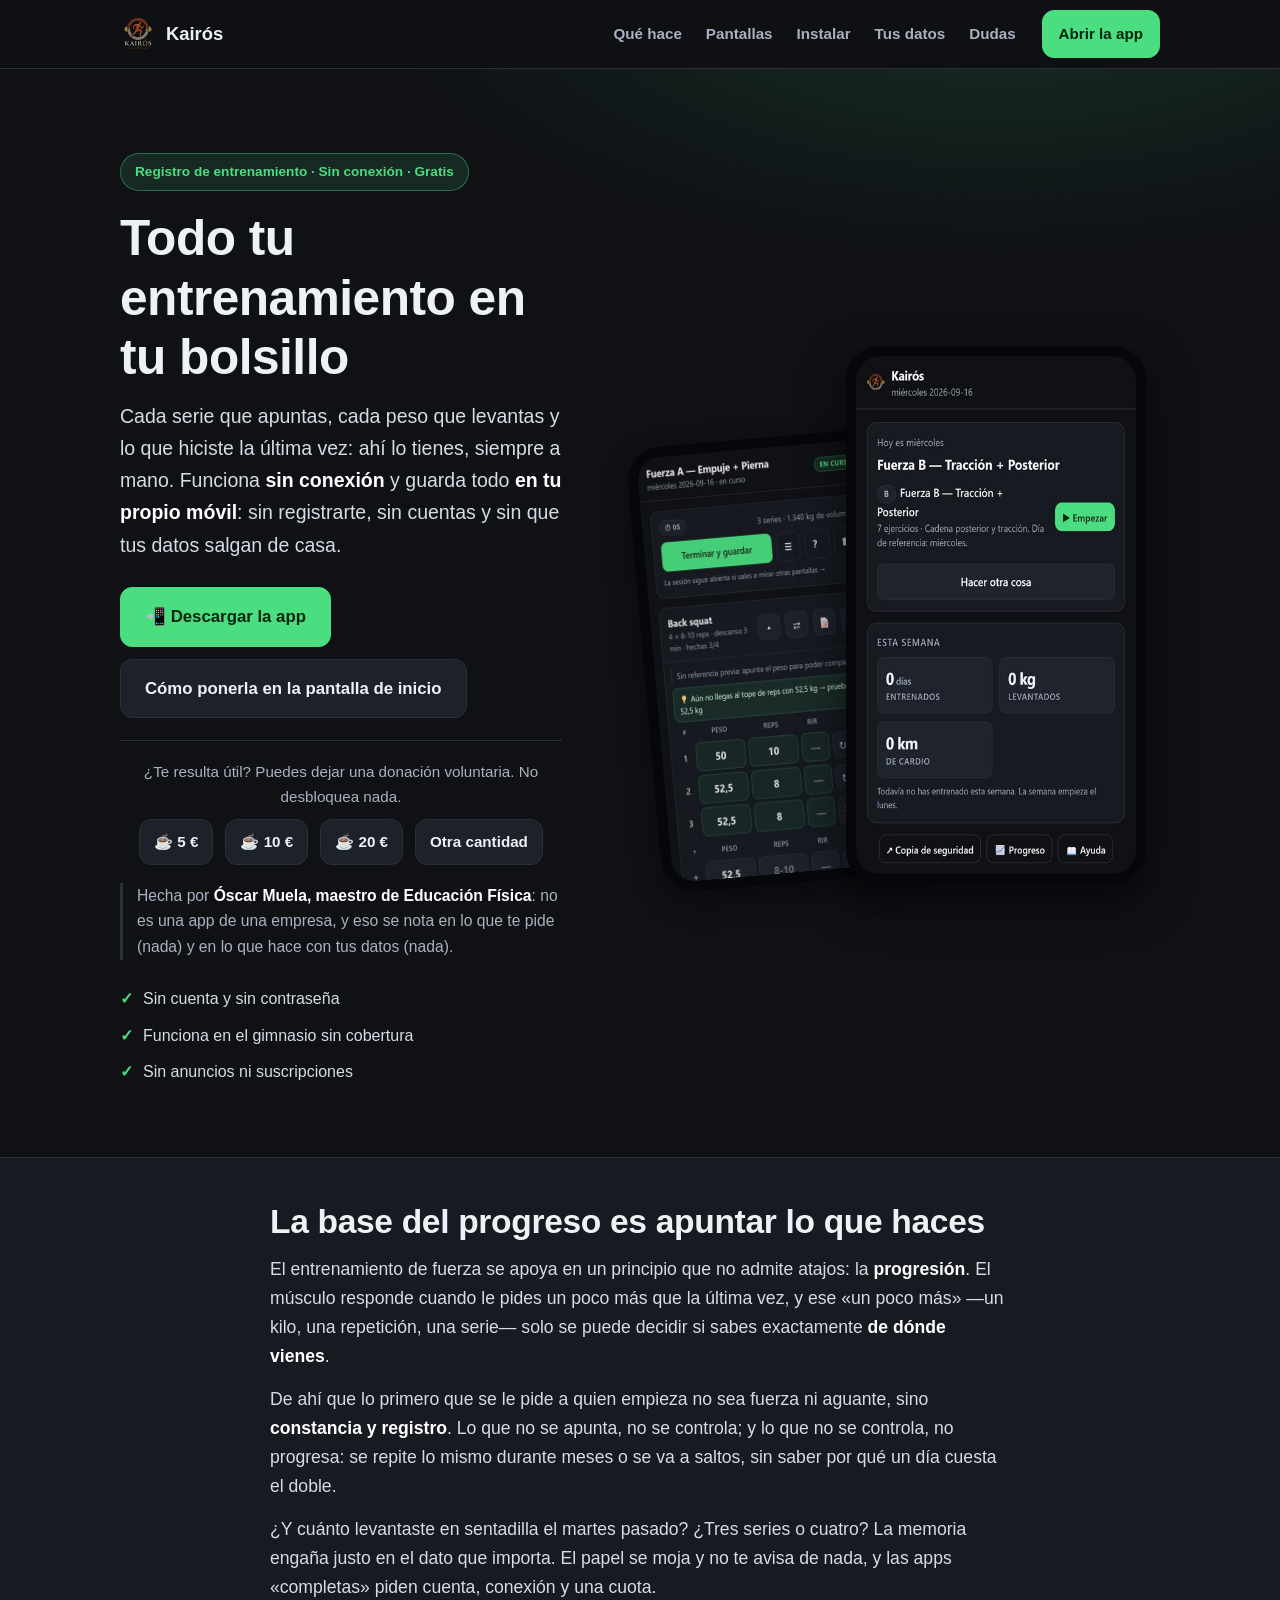
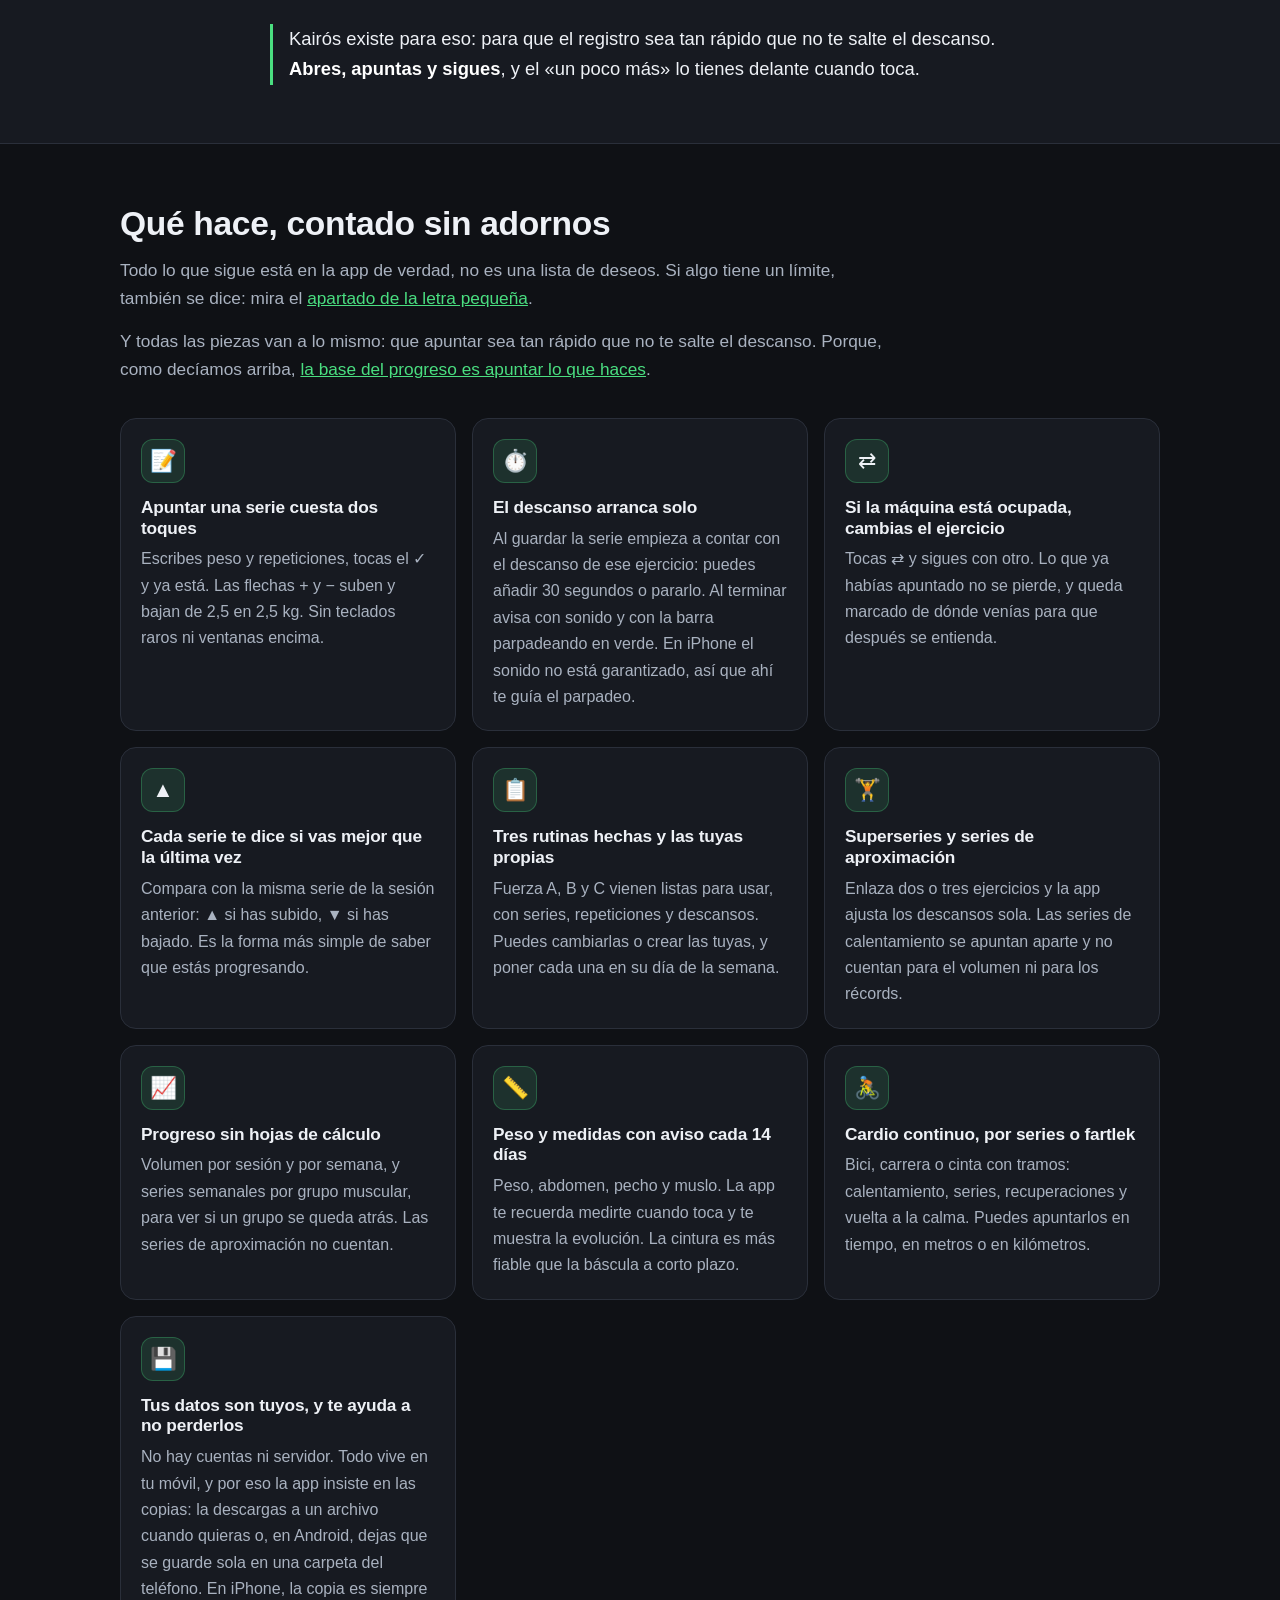
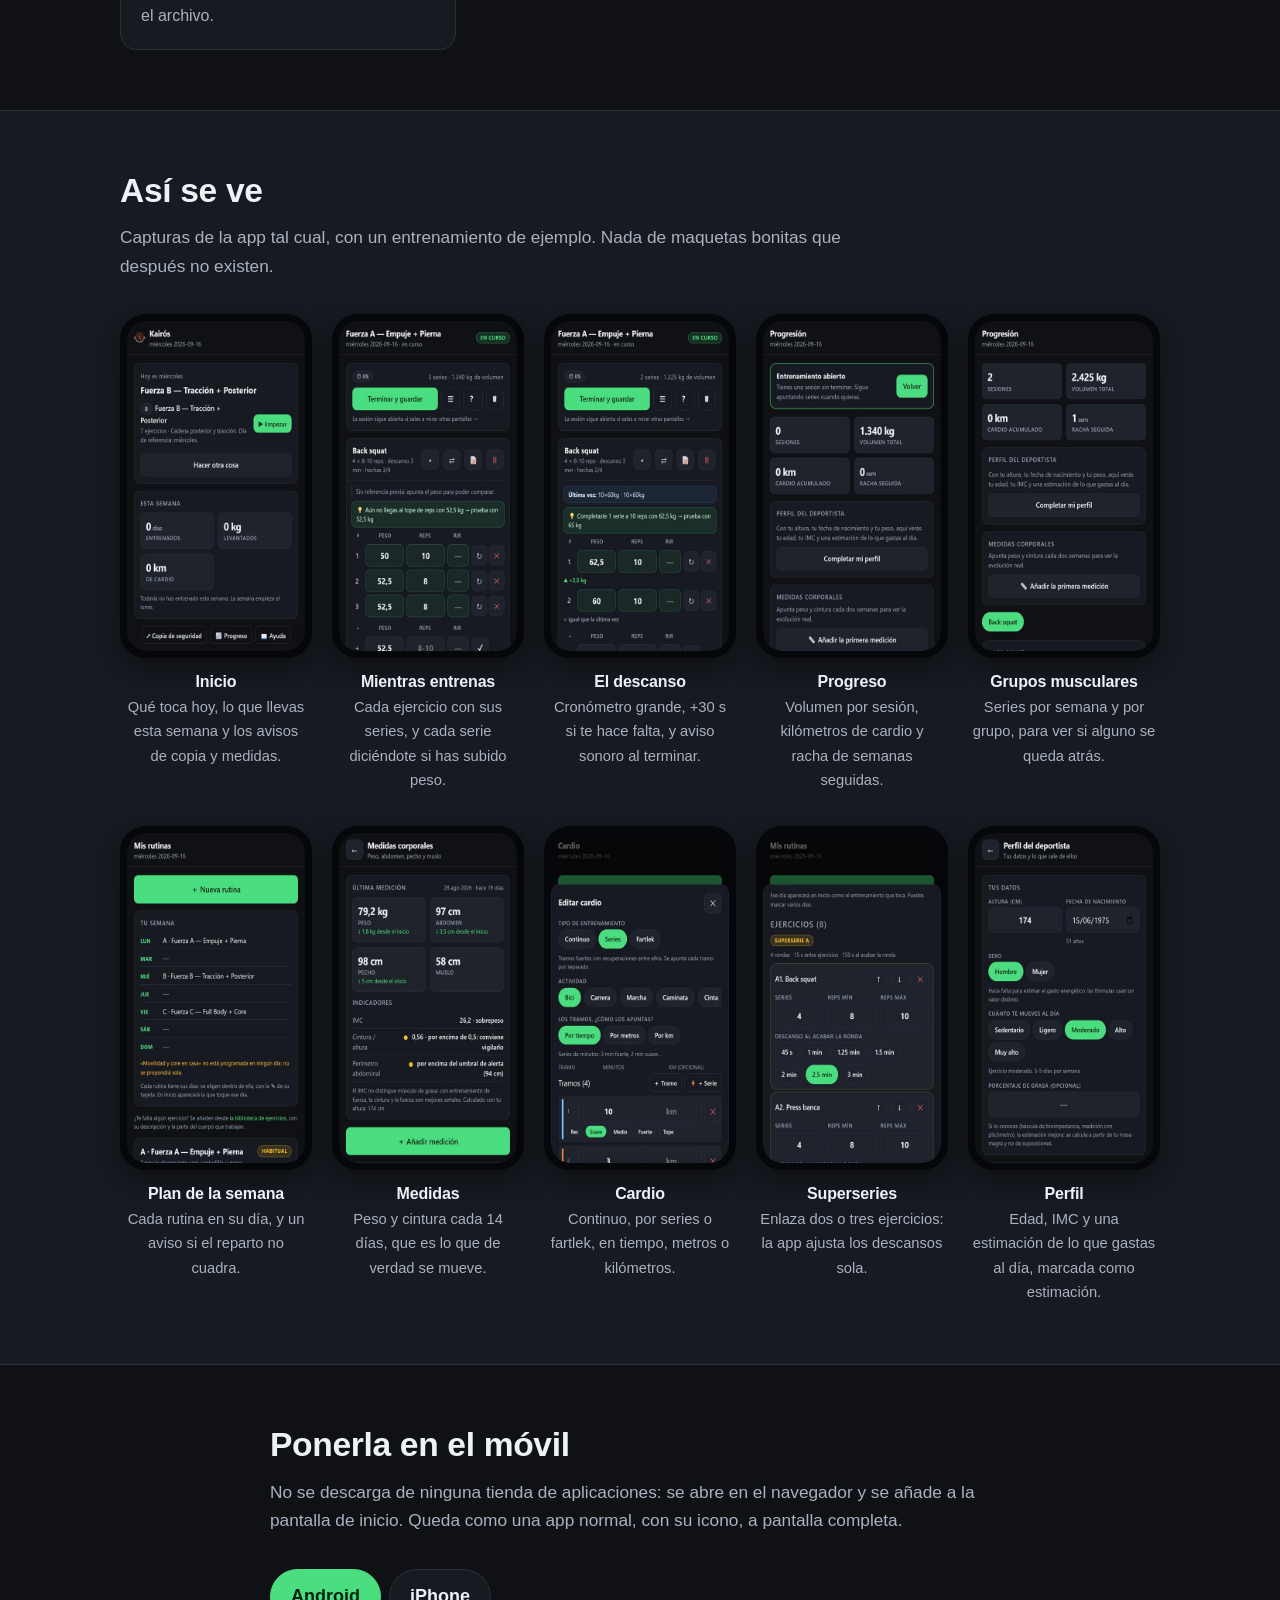
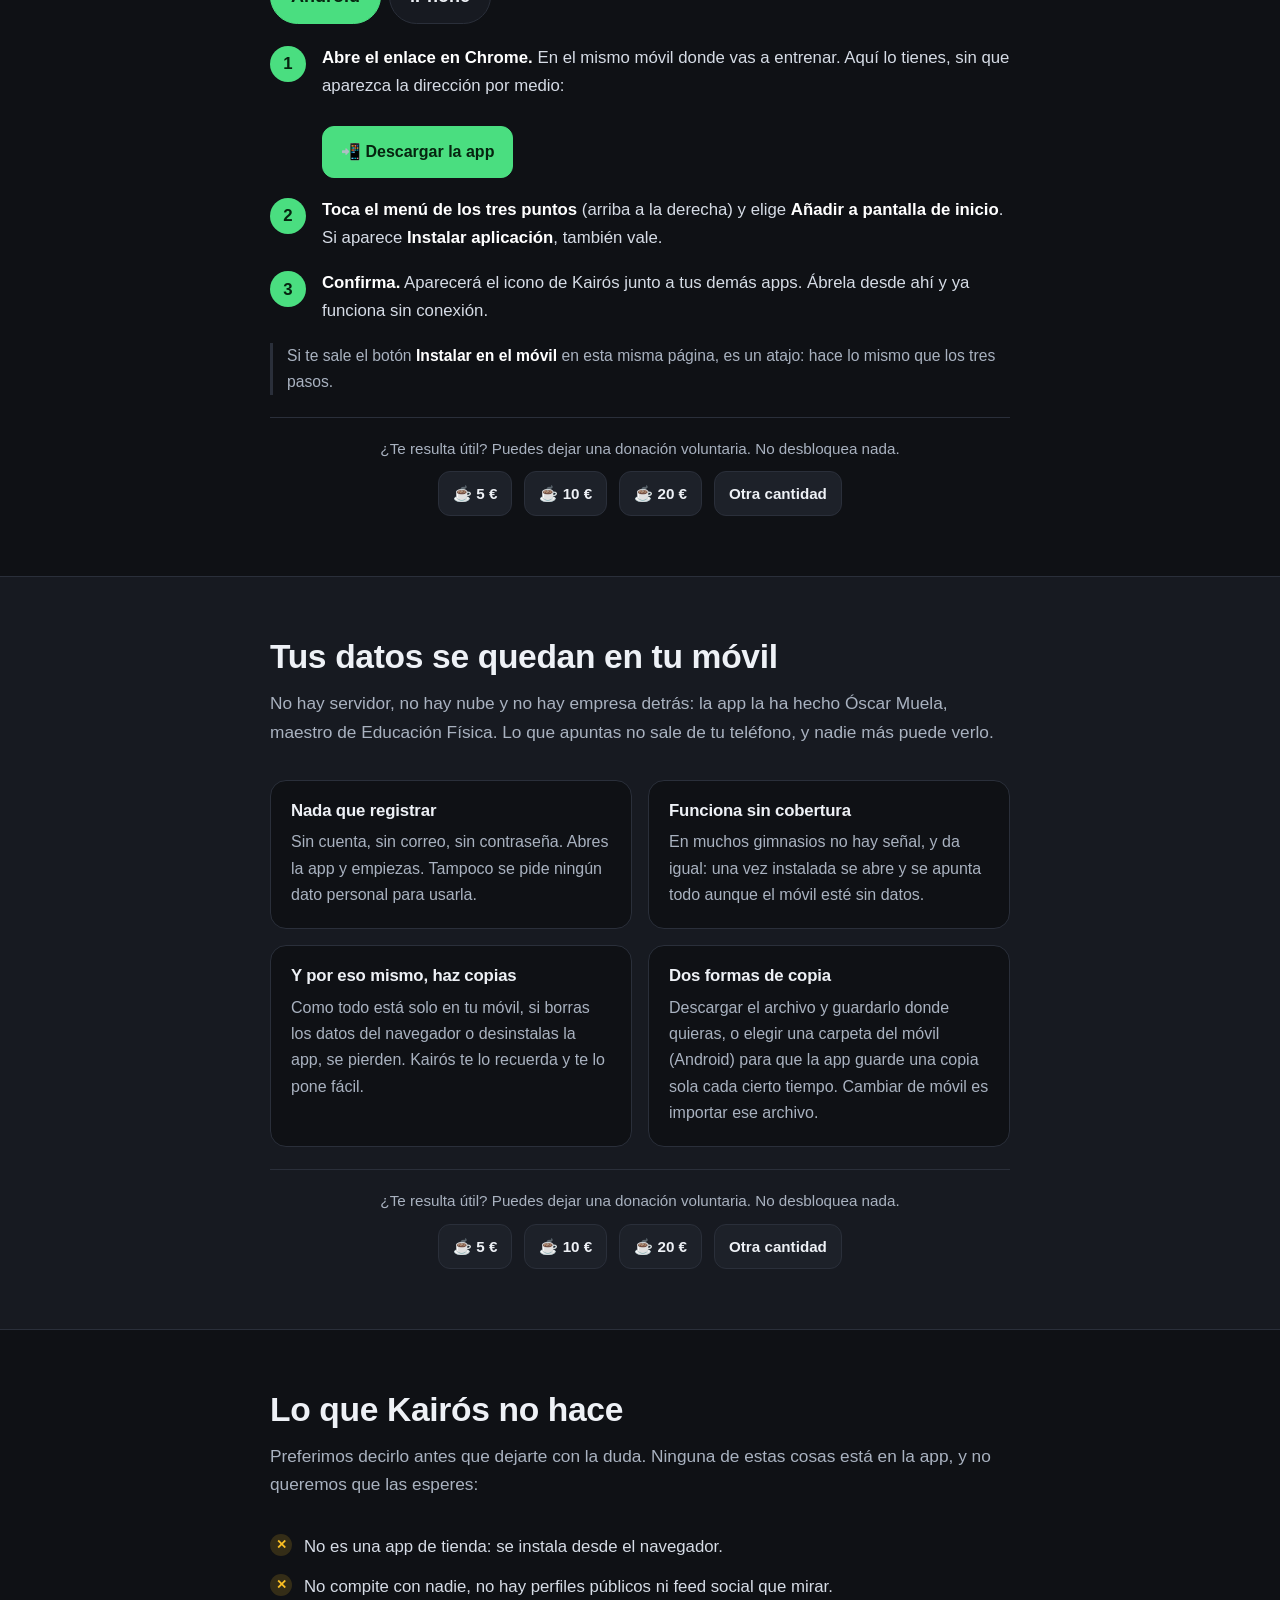
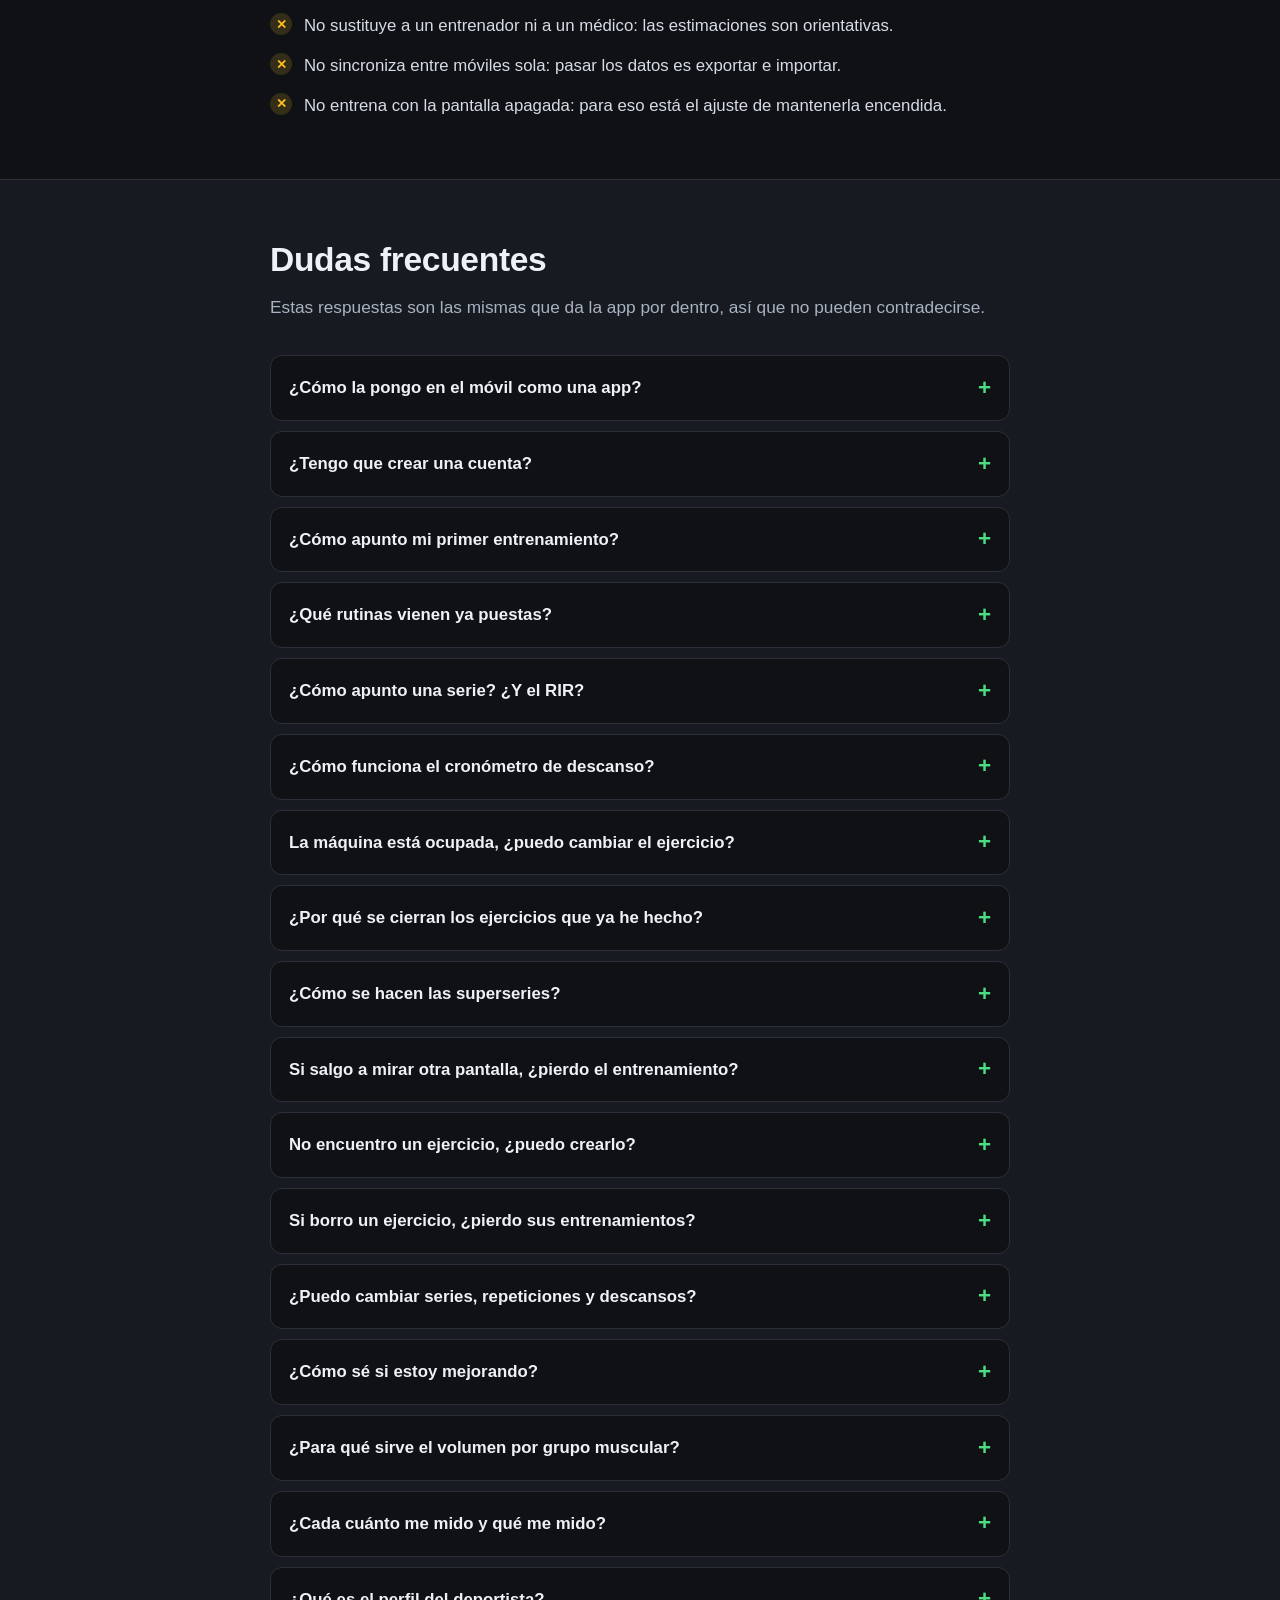
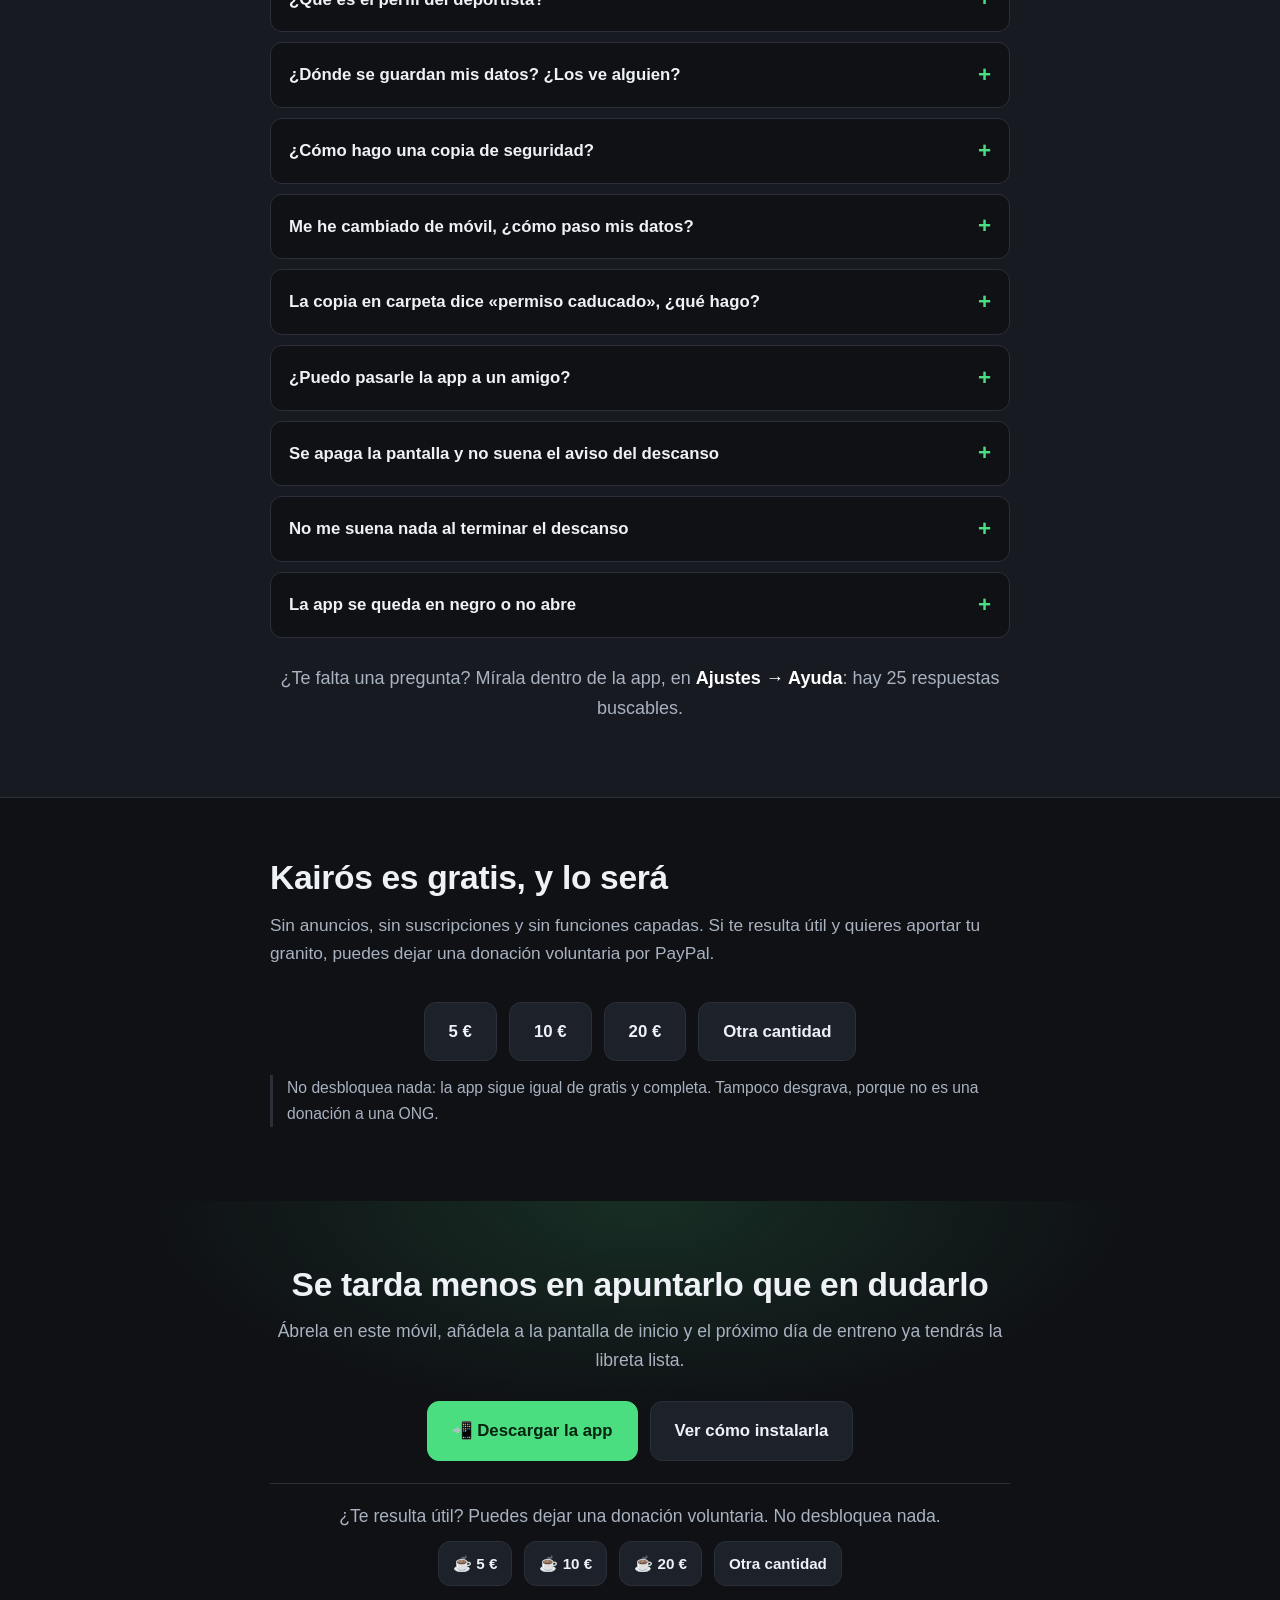
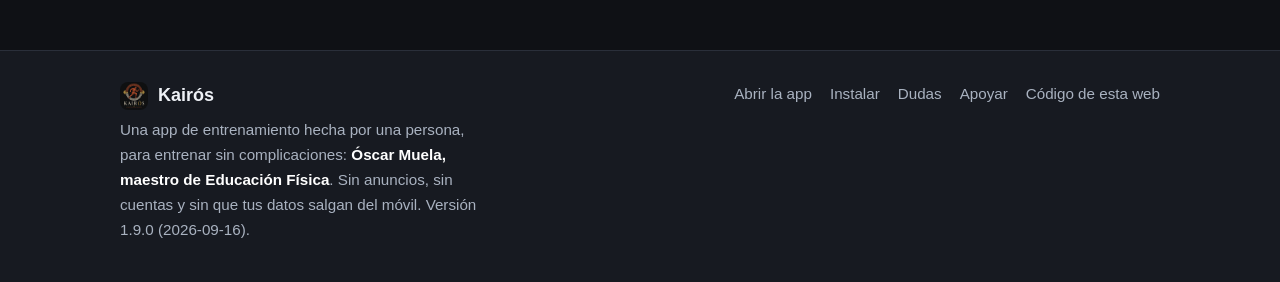
<file: index.html>
<!doctype html>
<html lang="es">
  <head>
    <meta charset="UTF-8" />
    <meta name="viewport" content="width=device-width, initial-scale=1.0, viewport-fit=cover" />
    <title>Kairós — todo tu entrenamiento en tu bolsillo</title>
    <meta
      name="description"
      content="Kairós: todo tu entrenamiento en tu bolsillo. Apunta series, rutinas, descansos, progreso, medidas y cardio. Funciona sin conexión, no necesita cuenta y guarda todo en tu teléfono."
    />
    <meta name="theme-color" content="#0f1115" />
    <meta name="color-scheme" content="dark" />
    <meta name="author" content="Óscar Muela — maestro de Educación Física" />
    <meta
      name="keywords"
      content="Kairós, Kairosentrena, registro de entrenamiento, diario de entrenamiento, gimnasio, fuerza, series, progresión, maestro de Educación Física"
    />

    <!-- Como se ve el enlace cuando alguien lo comparte por WhatsApp o correo. -->
    <meta property="og:type" content="website" />
    <meta property="og:locale" content="es_ES" />
    <meta property="og:site_name" content="Kairós" />
    <meta property="og:title" content="Kairós — todo tu entrenamiento en tu bolsillo" />
    <meta
      property="og:description"
      content="Apunta lo que levantas, sin conexión y sin cuentas. Todo se queda en tu móvil."
    />
    <meta property="og:image" content="./assets/inicio.jpg" />
    <meta property="og:image:alt" content="Pantalla de inicio de Kairós con el entrenamiento del día" />
    <meta property="og:url" content="https://kairosentrena.com/" />
    <meta name="twitter:card" content="summary_large_image" />

    <!-- Para que los buscadores entiendan que esto presenta una aplicacion y no un negocio. -->
    <script type="application/ld+json">
      {
        "@context": "https://schema.org",
        "@type": "SoftwareApplication",
        "name": "Kairós",
        "alternateName": "Kairós — Entrenamiento",
        "applicationCategory": "HealthApplication",
        "applicationSubCategory": "Registro de entrenamiento de fuerza",
        "operatingSystem": "Android, iOS, Windows, macOS, Linux (navegador web)",
        "inLanguage": "es",
        "url": "https://kairosentrena.com/",
        "installUrl": "https://kairosentrena.com/app/",
        "description": "Libreta de entrenamiento para el móvil: series, rutinas, descansos, progreso, medidas y cardio. Funciona sin conexión y guarda los datos en el propio teléfono.",
        "author": {
          "@type": "Person",
          "name": "Óscar Muela",
          "jobTitle": "Maestro de Educación Física"
        },
        "offers": { "@type": "Offer", "price": "0", "priceCurrency": "EUR" },
        "featureList": [
          "Registro de series con peso y repeticiones",
          "Cronómetro de descanso automático",
          "Rutinas propias y tres de ejemplo",
          "Progreso por ejercicio y volumen semanal",
          "Series por grupo muscular",
          "Medidas corporales",
          "Cardio continuo, por series y fartlek",
          "Funciona sin conexión y sin cuentas"
        ]
      }
    </script>

    <link rel="canonical" href="https://kairosentrena.com/" />
    <link rel="icon" type="image/png" href="./assets/icono-192.png" />
    <link rel="apple-touch-icon" href="./assets/icono-192.png" />
    <link rel="stylesheet" href="./styles.css" />
    <link rel="preload" as="image" href="./assets/inicio.jpg" />
  </head>

  <body>
    <a class="saltar" href="#que-es">Saltar al contenido</a>

    <header class="cabecera">
      <div class="contenedor cabecera-fila">
        <a class="marca" href="./">
          <img src="./assets/icono-72.png" alt="" width="36" height="36" />
          <span>Kairós</span>
        </a>
        <nav class="menu" aria-label="Secciones">
          <a href="#que-hace">Qué hace</a>
          <a href="#pantallas">Pantallas</a>
          <a href="#instalar">Instalar</a>
          <a href="#datos">Tus datos</a>
          <a href="#preguntas">Dudas</a>
        </nav>
        <a class="btn btn-primary btn-cabecera" href="https://kairosentrena.com/app/">
          Abrir la app
        </a>
      </div>
    </header>

    <main>
      <!-- ------------------------------- portada ------------------------------- -->
      <section class="portada" id="que-es">
        <div class="contenedor portada-fila">
          <div class="portada-texto">
            <p class="etiqueta">Registro de entrenamiento · Sin conexión · Gratis</p>
            <h1>Todo tu entrenamiento en tu bolsillo</h1>
            <p class="entradilla">
              Cada serie que apuntas, cada peso que levantas y lo que hiciste la última vez: ahí lo
              tienes, siempre a mano. Funciona <strong>sin conexión</strong> y guarda todo
              <strong>en tu propio móvil</strong>: sin registrarte, sin cuentas y sin que tus datos
              salgan de casa.
            </p>

            <div class="acciones">
              <a
                class="btn btn-primary btn-grande"
                id="abrir-app"
                href="https://kairosentrena.com/app/"
              >
                📲 Descargar la app
              </a>
              <!-- Este boton lo ensenya main.js solo si el navegador ofrece instalar de verdad.
                   Empieza oculto: si no hay JavaScript no aparece nunca, y quedan los pasos.
                   Ojo con el identificador: `instalar` ya lo usa la seccion de mas abajo. -->
              <button class="btn btn-grande" id="boton-instalar" type="button" hidden>
                Instalar en el móvil
              </button>
              <a class="btn btn-grande" href="#instalar">Cómo ponerla en la pantalla de inicio</a>
            </div>

            <p class="nota-instalar" id="nota-instalar" hidden>
              Si no aparece el aviso, tranquilidad: se instala igual desde el menú del navegador.
              <a href="#instalar">Míralo aquí abajo</a>.
            </p>

            <!-- Apoyo voluntario, junto al boton de descarga. Lo rellena main.js con apoyo.json. -->
            <div class="apoyo-linea" id="apoyo-linea-portada" hidden></div>

            <p class="apunte" style="margin-top: 18px">
              Hecha por <strong>Óscar Muela, maestro de Educación Física</strong>: no es una app de
              una empresa, y eso se nota en lo que te pide (nada) y en lo que hace con tus datos
              (nada).
            </p>

            <ul class="senales">
              <li><span aria-hidden="true">✓</span> Sin cuenta y sin contraseña</li>
              <li><span aria-hidden="true">✓</span> Funciona en el gimnasio sin cobertura</li>
              <li><span aria-hidden="true">✓</span> Sin anuncios ni suscripciones</li>
            </ul>
          </div>

          <div class="portada-moviles" aria-hidden="true">
            <figure class="movil movil-detras">
              <img
                src="./assets/sesion.jpg"
                alt=""
                width="540"
                height="1000"
                loading="lazy"
                decoding="async"
              />
            </figure>
            <figure class="movil movil-delante">
              <img
                src="./assets/inicio.jpg"
                alt=""
                width="540"
                height="1000"
                loading="eager"
                decoding="async"
              />
            </figure>
          </div>
        </div>
      </section>

      <!-- ------------------------------- problema ------------------------------ -->
      <section class="franja" id="progresion">
        <div class="contenedor texto-largo">
          <h2>La base del progreso es apuntar lo que haces</h2>
          <p>
            El entrenamiento de fuerza se apoya en un principio que no admite atajos: la
            <strong>progresión</strong>. El músculo responde cuando le pides un poco más que la última
            vez, y ese «un poco más» —un kilo, una repetición, una serie— solo se puede decidir si
            sabes exactamente <strong>de dónde vienes</strong>.
          </p>
          <p>
            De ahí que lo primero que se le pide a quien empieza no sea fuerza ni aguante, sino
            <strong>constancia y registro</strong>. Lo que no se apunta, no se controla; y lo que no se
            controla, no progresa: se repite lo mismo durante meses o se va a saltos, sin saber por qué
            un día cuesta el doble.
          </p>
          <p>
            ¿Y cuánto levantaste en sentadilla el martes pasado? ¿Tres series o cuatro? La memoria
            engaña justo en el dato que importa. El papel se moja y no te avisa de nada, y las apps
            «completas» piden cuenta, conexión y una cuota.
          </p>
          <p class="remate">
            Kairós existe para eso: para que el registro sea tan rápido que no te salte el descanso.
            <strong>Abres, apuntas y sigues</strong>, y el «un poco más» lo tienes delante cuando toca.
          </p>
        </div>
      </section>

      <!-- -------------------------------- qué hace ------------------------------ -->
      <section class="seccion" id="que-hace">
        <div class="contenedor">
          <header class="titulo-seccion">
            <h2>Qué hace, contado sin adornos</h2>
            <p>
              Todo lo que sigue está en la app de verdad, no es una lista de deseos. Si algo tiene
              un límite, también se dice: mira el
              <a href="#letra-pequena">apartado de la letra pequeña</a>.
            </p>
            <p>
              Y todas las piezas van a lo mismo: que apuntar sea tan rápido que no te salte el
              descanso. Porque, como decíamos arriba,
              <a href="#progresion">la base del progreso es apuntar lo que haces</a>.
            </p>
          </header>

          <ul class="rejilla-caracteristicas" id="lista-caracteristicas">
            <!-- Lo rellena main.js a partir de publicar/kairos.json, que sale de la app.
                 Si el JavaScript no carga, queda lo de reserva: se cambia a mano solo si la app cambia. -->
            <li class="tarjeta-caracteristica">
              <span class="icono" aria-hidden="true">📝</span>
              <h3>Apuntar una serie cuesta dos toques</h3>
              <p>Escribes peso y repeticiones, tocas el ✓ y ya está.</p>
            </li>
            <li class="tarjeta-caracteristica">
              <span class="icono" aria-hidden="true">⏱️</span>
              <h3>El descanso arranca solo</h3>
              <p>
                Al guardar la serie empieza a contar con el descanso de ese ejercicio. En iPhone el
                sonido no está garantizado: ahí te guía el parpadeo en verde.
              </p>
            </li>
            <li class="tarjeta-caracteristica">
              <span class="icono" aria-hidden="true">⇄</span>
              <h3>Si la máquina está ocupada, cambias el ejercicio</h3>
              <p>Tocas ⇄ y sigues con otro, sin perder lo que ya habías apuntado.</p>
            </li>
            <li class="tarjeta-caracteristica">
              <span class="icono" aria-hidden="true">▲</span>
              <h3>Cada serie te dice si vas mejor que la última vez</h3>
              <p>Compara con la misma serie de la sesión anterior.</p>
            </li>
          </ul>
        </div>
      </section>

      <!-- ------------------------------- pantallas ------------------------------ -->
      <section class="seccion seccion-alterna" id="pantallas">
        <div class="contenedor">
          <header class="titulo-seccion">
            <h2>Así se ve</h2>
            <p>
              Capturas de la app tal cual, con un entrenamiento de ejemplo. Nada de maquetas
              bonitas que después no existen.
            </p>
          </header>

          <ul class="galeria">
            <li>
              <figure class="movil">
                <img src="./assets/inicio.jpg" alt="Pantalla de inicio de Kairós con el entrenamiento del día" loading="lazy" decoding="async" width="540" height="1000" />
              </figure>
              <h3>Inicio</h3>
              <p>Qué toca hoy, lo que llevas esta semana y los avisos de copia y medidas.</p>
            </li>
            <li>
              <figure class="movil">
                <img src="./assets/sesion.jpg" alt="Pantalla de entrenamiento con las series apuntadas" loading="lazy" decoding="async" width="540" height="1000" />
              </figure>
              <h3>Mientras entrenas</h3>
              <p>Cada ejercicio con sus series, y cada serie diciéndote si has subido peso.</p>
            </li>
            <li>
              <figure class="movil">
                <img src="./assets/descanso.jpg" alt="Cronómetro de descanso con la comparación con la última sesión" loading="lazy" decoding="async" width="540" height="1000" />
              </figure>
              <h3>El descanso</h3>
              <p>Cronómetro grande, +30 s si te hace falta, y aviso sonoro al terminar.</p>
            </li>
            <li>
              <figure class="movil">
                <img src="./assets/progreso.jpg" alt="Pantalla de progreso con volumen de entrenamiento y kilómetros acumulados" loading="lazy" decoding="async" width="540" height="1000" />
              </figure>
              <h3>Progreso</h3>
              <p>Volumen por sesión, kilómetros de cardio y racha de semanas seguidas.</p>
            </li>
            <li>
              <figure class="movil">
                <img src="./assets/grupos.jpg" alt="Series semanales por grupo muscular" loading="lazy" decoding="async" width="540" height="1000" />
              </figure>
              <h3>Grupos musculares</h3>
              <p>Series por semana y por grupo, para ver si alguno se queda atrás.</p>
            </li>
            <li>
              <figure class="movil">
                <img src="./assets/plan.jpg" alt="Plan de la semana con las rutinas repartidas por días" loading="lazy" decoding="async" width="540" height="1000" />
              </figure>
              <h3>Plan de la semana</h3>
              <p>Cada rutina en su día, y un aviso si el reparto no cuadra.</p>
            </li>
            <li>
              <figure class="movil">
                <img src="./assets/medidas.jpg" alt="Pantalla de medidas corporales con peso, abdomen y pecho" loading="lazy" decoding="async" width="540" height="1000" />
              </figure>
              <h3>Medidas</h3>
              <p>Peso y cintura cada 14 días, que es lo que de verdad se mueve.</p>
            </li>
            <li>
              <figure class="movil">
                <img src="./assets/cardio.jpg" alt="Editor de cardio por series con tramos de tiempo" loading="lazy" decoding="async" width="540" height="1000" />
              </figure>
              <h3>Cardio</h3>
              <p>Continuo, por series o fartlek, en tiempo, metros o kilómetros.</p>
            </li>
            <li>
              <figure class="movil">
                <img src="./assets/superserie.jpg" alt="Editor de rutina con dos ejercicios enlazados en superserie" loading="lazy" decoding="async" width="540" height="1000" />
              </figure>
              <h3>Superseries</h3>
              <p>Enlaza dos o tres ejercicios: la app ajusta los descansos sola.</p>
            </li>
            <li>
              <figure class="movil">
                <img src="./assets/perfil.jpg" alt="Perfil del deportista con altura, edad y estimaciones" loading="lazy" decoding="async" width="540" height="1000" />
              </figure>
              <h3>Perfil</h3>
              <p>Edad, IMC y una estimación de lo que gastas al día, marcada como estimación.</p>
            </li>
          </ul>
        </div>
      </section>

      <!-- -------------------------------- instalar ------------------------------ -->
      <section class="seccion" id="instalar">
        <div class="contenedor texto-largo">
          <header class="titulo-seccion">
            <h2>Ponerla en el móvil</h2>
            <p>
              No se descarga de ninguna tienda de aplicaciones: se abre en el navegador y se añade a
              la pantalla de inicio. Queda como una app normal, con su icono, a pantalla completa.
            </p>
          </header>

          <div class="pestanas">
            <input type="radio" name="plataforma" id="p-android" class="pestana-radio" checked />
            <input type="radio" name="plataforma" id="p-ios" class="pestana-radio" />
            <div class="pestanas-botones">
              <label for="p-android">Android</label>
              <label for="p-ios">iPhone</label>
            </div>

            <div class="pestana-panel panel-android">
              <ol class="pasos">
                <li>
                  <strong>Abre el enlace en Chrome.</strong> En el mismo móvil donde vas a
                  entrenar. Aquí lo tienes, sin que aparezca la dirección por medio:
                  <span class="acciones">
                    <a
                      class="btn btn-primary"
                      href="https://kairosentrena.com/app/"
                      id="descarga-android"
                    >
                      📲 Descargar la app
                    </a>
                  </span>
                </li>
                <li>
                  <strong>Toca el menú de los tres puntos</strong> (arriba a la derecha) y elige
                  <em>Añadir a pantalla de inicio</em>. Si aparece <em>Instalar aplicación</em>,
                  también vale.
                </li>
                <li>
                  <strong>Confirma.</strong> Aparecerá el icono de Kairós junto a tus demás apps. Ábrela
                  desde ahí y ya funciona sin conexión.
                </li>
              </ol>
              <p class="apunte">
                Si te sale el botón <em>Instalar en el móvil</em> en esta misma página, es un atajo:
                hace lo mismo que los tres pasos.
              </p>
            </div>

            <div class="pestana-panel panel-ios">
              <ol class="pasos">
                <li>
                  <strong>Abre el enlace en Safari.</strong> Tiene que ser Safari: desde Chrome en
                  iPhone esa opción no aparece.
                </li>
                <li>
                  <strong>Toca el botón de compartir</strong> (el cuadro con la flecha hacia arriba)
                  y baja hasta <em>Añadir a pantalla de inicio</em>.
                </li>
                <li>
                  <strong>Confirma y ábrela desde el icono.</strong> Verás que se abre a pantalla
                  completa, como cualquier app.
                </li>
              </ol>
              <p class="apunte">
                Dos límites que conviene saber antes: en iPhone el sonido del aviso de descanso no
                está garantizado (por eso la barra parpadea en verde), y la copia automática a una
                carpeta no existe. En iPhone la copia se descarga como archivo.
              </p>
            </div>
          </div>

          <!-- Apoyo voluntario, al final de los pasos de instalación. -->
          <div class="apoyo-linea" id="apoyo-linea-instalar" hidden></div>
        </div>
      </section>

      <!-- --------------------------------- datos ------------------------------- -->
      <section class="seccion seccion-alterna" id="datos">
        <div class="contenedor texto-largo">
          <header class="titulo-seccion">
            <h2>Tus datos se quedan en tu móvil</h2>
            <p>
              No hay servidor, no hay nube y no hay empresa detrás: la app la ha hecho Óscar Muela,
              maestro de Educación Física. Lo que apuntas no sale de tu teléfono, y nadie más puede
              verlo.
            </p>
          </header>

          <div class="rejilla-datos">
            <article class="tarjeta">
              <h3>Nada que registrar</h3>
              <p>
                Sin cuenta, sin correo, sin contraseña. Abres la app y empiezas. Tampoco se pide
                ningún dato personal para usarla.
              </p>
            </article>
            <article class="tarjeta">
              <h3>Funciona sin cobertura</h3>
              <p>
                En muchos gimnasios no hay señal, y da igual: una vez instalada se abre y se apunta
                todo aunque el móvil esté sin datos.
              </p>
            </article>
            <article class="tarjeta">
              <h3>Y por eso mismo, haz copias</h3>
              <p>
                Como todo está solo en tu móvil, si borras los datos del navegador o desinstalas la
                app, se pierden. Kairós te lo recuerda y te lo pone fácil.
              </p>
            </article>
            <article class="tarjeta">
              <h3>Dos formas de copia</h3>
              <p>
                Descargar el archivo y guardarlo donde quieras, o elegir una carpeta del móvil
                (Android) para que la app guarde una copia sola cada cierto tiempo. Cambiar de móvil
                es importar ese archivo.
              </p>
            </article>
          </div>

          <!-- Apoyo voluntario, aqui es donde se cuenta que no hay anuncios ni suscripciones. -->
          <div class="apoyo-linea" id="apoyo-linea-datos" hidden></div>
        </div>
      </section>

      <!-- ------------------------------ letra pequeña --------------------------- -->
      <section class="seccion" id="letra-pequena">
        <div class="contenedor texto-largo">
          <header class="titulo-seccion">
            <h2>Lo que Kairós no hace</h2>
            <p>
              Preferimos decirlo antes que dejarte con la duda. Ninguna de estas cosas está en la
              app, y no queremos que las esperes:
            </p>
          </header>
          <ul class="lista-limites">
            <li>No es una app de tienda: se instala desde el navegador.</li>
            <li>No compite con nadie, no hay perfiles públicos ni feed social que mirar.</li>
            <li>No sustituye a un entrenador ni a un médico: las estimaciones son orientativas.</li>
            <li>No sincroniza entre móviles sola: pasar los datos es exportar e importar.</li>
            <li>No entrena con la pantalla apagada: para eso está el ajuste de mantenerla encendida.</li>
          </ul>
        </div>
      </section>

      <!-- ------------------------------- preguntas ------------------------------ -->
      <section class="seccion seccion-alterna" id="preguntas">
        <div class="contenedor texto-largo">
          <header class="titulo-seccion">
            <h2>Dudas frecuentes</h2>
            <p>
              Estas respuestas son las mismas que da la app por dentro, así que no pueden
              contradecirse.
            </p>
          </header>

          <div class="lista-preguntas" id="lista-preguntas">
            <details>
              <summary>¿Tengo que crear una cuenta?</summary>
              <p>No. No hay cuentas, ni registro, ni contraseña: abres y ya está.</p>
            </details>
            <details>
              <summary>¿Dónde se guardan mis datos? ¿Los ve alguien?</summary>
              <p>
                En tu móvil y solo en tu móvil. No hay servidor, así que nadie más puede verlos.
              </p>
            </details>
            <details>
              <summary>¿Cuánto cuesta?</summary>
              <p>Nada. No hay versión de pago, ni anuncios, ni suscripción.</p>
            </details>
          </div>

          <p class="apunte-centro">
            ¿Te falta una pregunta? Mírala dentro de la app, en <strong>Ajustes → Ayuda</strong>: hay
            25 respuestas buscables.
          </p>
        </div>
      </section>

      <!-- --------------------------------- apoyo --------------------------------- -->
      <!-- Lo rellena main.js con publicar/apoyo.json (que sale de la app). Empieza oculto: si el
           archivo no cargara, es mejor no dejar una seccion de donacion a medias que enseñarla. -->
      <section class="seccion" id="apoyo" hidden>
        <div class="contenedor texto-largo">
          <header class="titulo-seccion">
            <h2 id="apoyo-titulo">Kairós es gratis, y lo será</h2>
            <p id="apoyo-texto"></p>
          </header>
          <p class="acciones acciones-centro" id="apoyo-botones">
            <!-- Lo rellena main.js con publicar/apoyo.json. -->
          </p>
          <p class="apunte" id="apoyo-aclaracion"></p>
        </div>
      </section>

      <!-- --------------------------------- final -------------------------------- -->
      <section class="cierre">
        <div class="contenedor texto-largo">
          <h2>Se tarda menos en apuntarlo que en dudarlo</h2>
          <p>
            Ábrela en este móvil, añádela a la pantalla de inicio y el próximo día de entreno ya
            tendrás la libreta lista.
          </p>
          <p class="acciones acciones-centro">
            <a class="btn btn-primary btn-grande" href="https://kairosentrena.com/app/">
              📲 Descargar la app
            </a>
            <a class="btn btn-grande" href="#instalar">Ver cómo instalarla</a>
          </p>
          <!-- Apoyo voluntario, junto al boton final de descarga. -->
          <div class="apoyo-linea" id="apoyo-linea-cierre" hidden></div>
        </div>
      </section>
    </main>

    <footer class="pie">
      <div class="contenedor pie-fila">
        <div>
          <p class="marca-pie">
            <img src="./assets/icono-72.png" alt="" width="28" height="28" />
            <span>Kairós</span>
          </p>
          <p class="pie-texto">
            Una app de entrenamiento hecha por una persona, para entrenar sin complicaciones:
            <strong>Óscar Muela, maestro de Educación Física</strong>. Sin anuncios, sin cuentas y
            sin que tus datos salgan del móvil.
            <span id="version-pie"></span>
          </p>
        </div>
        <nav class="pie-enlaces" aria-label="Enlaces">
          <a href="https://kairosentrena.com/app/">Abrir la app</a>
          <a href="#instalar">Instalar</a>
          <a href="#preguntas">Dudas</a>
          <a href="https://paypal.me/oscarmuela85" target="_blank" rel="noopener noreferrer">Apoyar</a>
          <a href="https://github.com/oscarmestre2011/kairos">Código de esta web</a>
        </nav>
      </div>
    </footer>

    <script type="module" src="./main.js"></script>
  </body>
</html>
</file>
<file: styles.css>
/*
 * Estilos de la web de presentacion de Kairos.
 *
 * La paleta y el aire son los de la app (src/styles.css del repositorio gymlog): mismo fondo
 * #0f1115 y mismo verde de acento, para que quien llegue desde la web reconozca la app al abrirla.
 *
 * Dos decisiones que no son de gusto, sino del publico al que va dirigido (gente que entrena
 * pasados los 50):
 *  - Texto grande de verdad: 18 px de base y 20 px en los parrafos largos.
 *  - Nada de grises flojos sobre negro: los grises de aqui pasan el contraste AA. En el movil, a
 *    plena luz del gimnasio, un gris bonito no se lee.
 */

:root {
  --bg: #0f1115;
  --bg-elev: #171a21;
  --bg-elev-2: #1d2129;
  --border: #2a2f3a;
  --text: #eef1f6;
  --text-dim: #a9b2c0;
  --accent: #4ade80;
  --accent-strong: #22c55e;
  --accent-ink: #06240f;
  --warn: #fbbf24;
  --radius: 16px;
  --radius-sm: 12px;
  --shadow: 0 10px 30px rgba(0, 0, 0, 0.45);
  --ancho: 1080px;
  --fuente: -apple-system, BlinkMacSystemFont, 'Segoe UI', Roboto, 'Helvetica Neue', Arial,
    sans-serif;
}

* {
  box-sizing: border-box;
}

html {
  scroll-behavior: smooth;
  /* La cabecera es fija: al saltar a una seccion hay que dejarle sitio. */
  scroll-padding-top: 84px;
  -webkit-text-size-adjust: 100%;
}

body {
  margin: 0;
  background: var(--bg);
  color: var(--text);
  font-family: var(--fuente);
  font-size: 18px;
  line-height: 1.65;
}

img {
  max-width: 100%;
  height: auto;
  display: block;
}

h1,
h2,
h3 {
  line-height: 1.2;
  margin: 0 0 12px;
  letter-spacing: -0.01em;
}

h1 {
  font-size: clamp(1.9rem, 1.2rem + 3.2vw, 3.1rem);
}

h2 {
  font-size: clamp(1.45rem, 1.1rem + 1.6vw, 2.1rem);
}

h3 {
  font-size: 1.1rem;
}

p {
  margin: 0 0 14px;
}

a {
  color: var(--accent);
}

a:hover {
  color: #86efac;
}

strong {
  color: #fff;
}

em {
  font-style: normal;
  color: #fff;
  font-weight: 600;
}

.contenedor {
  width: 100%;
  max-width: var(--ancho);
  margin: 0 auto;
  padding: 0 20px;
}

.texto-largo {
  max-width: 780px;
}

/* Enlace de salto, para quien navega con teclado o lector de pantalla. */
.saltar {
  position: absolute;
  left: -9999px;
  top: 0;
  background: var(--accent);
  color: var(--accent-ink);
  padding: 12px 18px;
  z-index: 100;
}

.saltar:focus {
  left: 12px;
  top: 12px;
}

[hidden] {
  display: none !important;
}

.oculto {
  display: none !important;
}

/* ---------------------------------- botones --------------------------------- */

.btn {
  display: inline-flex;
  align-items: center;
  justify-content: center;
  gap: 8px;
  border: 1px solid var(--border);
  background: var(--bg-elev-2);
  color: var(--text);
  border-radius: var(--radius-sm);
  padding: 12px 18px;
  font: inherit;
  font-weight: 600;
  font-size: 1rem;
  text-decoration: none;
  cursor: pointer;
  transition: transform 0.12s ease, background 0.15s ease;
}

.btn:hover {
  transform: translateY(-1px);
}

.btn:active {
  transform: scale(0.98);
}

.btn:focus-visible {
  outline: 3px solid var(--accent);
  outline-offset: 2px;
}

.btn-primary {
  background: var(--accent);
  border-color: var(--accent);
  color: var(--accent-ink);
}

.btn-primary:hover {
  background: var(--accent-strong);
  border-color: var(--accent-strong);
  color: var(--accent-ink);
}

.btn-grande {
  min-height: 56px;
  padding: 15px 24px;
  font-size: 1.05rem;
}

/* --------------------------------- cabecera --------------------------------- */

.cabecera {
  position: sticky;
  top: 0;
  z-index: 50;
  background: rgba(15, 17, 21, 0.92);
  backdrop-filter: blur(10px);
  border-bottom: 1px solid var(--border);
}

.cabecera-fila {
  display: flex;
  align-items: center;
  gap: 16px;
  min-height: 68px;
  flex-wrap: wrap;
  padding-top: 8px;
  padding-bottom: 8px;
}

.marca {
  display: inline-flex;
  align-items: center;
  gap: 10px;
  font-weight: 700;
  font-size: 1.15rem;
  color: var(--text);
  text-decoration: none;
  margin-right: auto;
}

.marca img {
  border-radius: 9px;
}

.menu {
  display: flex;
  gap: 4px;
  flex-wrap: wrap;
}

.menu a {
  color: var(--text-dim);
  text-decoration: none;
  font-size: 0.95rem;
  font-weight: 600;
  padding: 8px 10px;
  border-radius: 10px;
}

.menu a:hover {
  color: var(--text);
  background: var(--bg-elev-2);
}

.btn-cabecera {
  padding: 10px 16px;
  font-size: 0.95rem;
}

/* En el movil el menu se va a una fila con scroll horizontal y el boton abajo. */
@media (max-width: 780px) {
  .menu {
    order: 3;
    width: 100%;
    overflow-x: auto;
    scrollbar-width: none;
    padding-bottom: 4px;
  }

  .menu::-webkit-scrollbar {
    display: none;
  }

  .menu a {
    white-space: nowrap;
  }
}

/* ---------------------------------- portada --------------------------------- */

.portada {
  padding: 56px 0 40px;
  background:
    radial-gradient(900px 420px at 78% -10%, rgba(74, 222, 128, 0.16), transparent 70%),
    var(--bg);
  border-bottom: 1px solid var(--border);
  overflow: hidden;
}

.portada-fila {
  display: grid;
  gap: 40px;
  align-items: center;
}

@media (min-width: 900px) {
  .portada {
    padding: 84px 0 72px;
  }

  .portada-fila {
    grid-template-columns: 1.05fr 0.95fr;
    gap: 48px;
  }
}

.etiqueta {
  display: inline-block;
  border: 1px solid rgba(74, 222, 128, 0.4);
  background: rgba(74, 222, 128, 0.12);
  color: var(--accent);
  border-radius: 99px;
  padding: 7px 14px;
  font-size: 0.85rem;
  font-weight: 700;
  margin-bottom: 18px;
}

.entradilla {
  font-size: clamp(1.05rem, 1rem + 0.5vw, 1.22rem);
  color: #d6dce6;
  max-width: 34em;
}

.acciones {
  display: flex;
  flex-wrap: wrap;
  gap: 12px;
  margin: 26px 0 14px;
}

.acciones-centro {
  justify-content: center;
}

.nota-instalar {
  color: var(--text-dim);
  font-size: 0.95rem;
}

.senales {
  list-style: none;
  padding: 0;
  margin: 26px 0 0;
  display: grid;
  gap: 10px;
}

.senales li {
  display: flex;
  align-items: flex-start;
  gap: 10px;
  color: #d6dce6;
  font-size: 1rem;
}

.senales span {
  color: var(--accent);
  font-weight: 700;
  line-height: 1.6;
}

/* Moviles de la portada: dos capturas, una detras de otra. */
.portada-moviles {
  display: flex;
  justify-content: center;
  align-items: flex-end;
  gap: 0;
  padding-bottom: 8px;
}

.movil {
  width: 100%;
  max-width: 300px;
  margin: 0;
  border: 10px solid #05070a;
  border-radius: 34px;
  background: #05070a;
  box-shadow: var(--shadow);
  overflow: hidden;
  line-height: 0;
}

.movil img {
  border-radius: 24px;
}

.movil-delante {
  z-index: 2;
  box-shadow: 0 18px 44px rgba(0, 0, 0, 0.6);
}

.movil-detras {
  display: none;
}

@media (min-width: 620px) {
  .portada-moviles {
    gap: 0;
  }

  .movil-detras {
    display: block;
    width: 210px;
    max-width: 210px;
    transform: translateX(26px) rotate(-4deg);
    opacity: 0.92;
  }

  .movil-delante {
    width: 260px;
    max-width: 260px;
    transform: translateX(-14px);
  }
}

@media (min-width: 900px) {
  .portada-moviles {
    justify-content: flex-end;
  }

  .movil-detras {
    width: 250px;
    max-width: 250px;
    transform: translateX(34px) rotate(-5deg);
  }

  .movil-delante {
    width: 300px;
    max-width: 300px;
  }
}

/* ---------------------------------- franjas --------------------------------- */

.franja {
  padding: 44px 0;
  border-bottom: 1px solid var(--border);
  background: var(--bg-elev);
}

.franja p {
  font-size: 1.1rem;
  color: #d6dce6;
}

.franja .remate {
  color: var(--text);
  font-size: 1.15rem;
  border-left: 3px solid var(--accent);
  padding-left: 16px;
  margin-top: 22px;
}

.seccion {
  padding: 60px 0;
}

.seccion-alterna {
  background: var(--bg-elev);
  border-top: 1px solid var(--border);
  border-bottom: 1px solid var(--border);
}

.titulo-seccion {
  margin-bottom: 34px;
  max-width: 780px;
}

.titulo-seccion p {
  color: var(--text-dim);
  font-size: 1.08rem;
}

/* ---------------------------- qué hace (tarjetas) ---------------------------- */

.rejilla-caracteristicas {
  list-style: none;
  padding: 0;
  margin: 0;
  display: grid;
  gap: 16px;
  grid-template-columns: 1fr;
}

@media (min-width: 640px) {
  .rejilla-caracteristicas {
    grid-template-columns: repeat(2, 1fr);
  }
}

@media (min-width: 1000px) {
  .rejilla-caracteristicas {
    grid-template-columns: repeat(3, 1fr);
  }
}

.tarjeta-caracteristica {
  background: var(--bg-elev);
  border: 1px solid var(--border);
  border-radius: var(--radius);
  padding: 20px;
}

.seccion-alterna .tarjeta-caracteristica {
  background: var(--bg);
}

.tarjeta-caracteristica h3 {
  margin-bottom: 8px;
  font-size: 1.08rem;
}

.tarjeta-caracteristica p {
  color: var(--text-dim);
  font-size: 1rem;
  margin: 0;
}

.icono {
  display: inline-flex;
  align-items: center;
  justify-content: center;
  width: 44px;
  height: 44px;
  border-radius: 12px;
  background: rgba(74, 222, 128, 0.12);
  border: 1px solid rgba(74, 222, 128, 0.28);
  font-size: 1.35rem;
  margin-bottom: 14px;
}

/* --------------------------------- galería ---------------------------------- */

.galeria {
  list-style: none;
  padding: 0;
  margin: 0;
  display: grid;
  gap: 34px 20px;
  grid-template-columns: repeat(2, 1fr);
}

@media (min-width: 760px) {
  .galeria {
    grid-template-columns: repeat(3, 1fr);
  }
}

@media (min-width: 1060px) {
  .galeria {
    grid-template-columns: repeat(5, 1fr);
  }
}

.galeria li {
  text-align: center;
}

.galeria .movil {
  margin: 0 auto 14px;
  max-width: 100%;
  border-width: 7px;
  border-radius: 26px;
}

.galeria .movil img {
  border-radius: 19px;
}

.galeria h3 {
  font-size: 1rem;
  margin-bottom: 4px;
}

.galeria p {
  color: var(--text-dim);
  font-size: 0.92rem;
  margin: 0;
  padding: 0 4px;
}

/* --------------------------------- pestañas --------------------------------- */

.pestanas {
  margin-top: 8px;
}

.pestana-radio {
  position: absolute;
  opacity: 0;
  pointer-events: none;
}

.pestanas-botones {
  display: flex;
  gap: 8px;
  margin-bottom: 20px;
  flex-wrap: wrap;
}

.pestanas-botones label {
  display: inline-flex;
  align-items: center;
  gap: 8px;
  border: 1px solid var(--border);
  background: var(--bg-elev);
  border-radius: 99px;
  padding: 12px 20px;
  font-weight: 600;
  cursor: pointer;
}

.pestanas-botones label:hover {
  background: var(--bg-elev-2);
}

#p-android:checked ~ .pestanas-botones label[for='p-android'],
#p-ios:checked ~ .pestanas-botones label[for='p-ios'] {
  background: var(--accent);
  border-color: var(--accent);
  color: var(--accent-ink);
}

#p-android:focus-visible ~ .pestanas-botones label[for='p-android'],
#p-ios:focus-visible ~ .pestanas-botones label[for='p-ios'] {
  outline: 3px solid var(--accent);
  outline-offset: 2px;
}

.pestana-panel {
  display: none;
}

#p-android:checked ~ .panel-android,
#p-ios:checked ~ .panel-ios {
  display: block;
}

.pasos {
  padding-left: 0;
  list-style: none;
  counter-reset: paso;
  margin: 0 0 18px;
}

.pasos li {
  position: relative;
  padding-left: 52px;
  margin-bottom: 18px;
  font-size: 1.05rem;
  color: #d6dce6;
}

.pasos li::before {
  counter-increment: paso;
  content: counter(paso);
  position: absolute;
  left: 0;
  top: 2px;
  width: 36px;
  height: 36px;
  border-radius: 50%;
  background: var(--accent);
  color: var(--accent-ink);
  font-weight: 700;
  display: flex;
  align-items: center;
  justify-content: center;
}

.apunte {
  color: var(--text-dim);
  font-size: 0.98rem;
  border-left: 3px solid var(--border);
  padding-left: 14px;
}

.apunte-centro {
  text-align: center;
  color: var(--text-dim);
  margin-top: 26px;
}

/* ------------------------ apoyo voluntario (donaciones) ---------------------- */

/*
 * Los botones de donacion aparecen en varios sitios, siempre pegados a un boton de descarga o de
 * abrir la app. Van pequenos y en boton fantasma para que se vean como un detalle y no compitan
 * con el boton principal: si la donacion parece lo mas importante de la pagina, espanta.
 */
.apoyo-linea {
  display: flex;
  flex-wrap: wrap;
  align-items: center;
  justify-content: center;
  gap: 10px 12px;
  margin-top: 22px;
  padding-top: 18px;
  border-top: 1px solid var(--border);
  color: var(--text-dim);
  font-size: 0.95rem;
  text-align: center;
}

.apoyo-linea p {
  margin: 0;
  flex: 1 1 100%;
}

.btn-apoyo {
  padding: 9px 14px;
  font-size: 0.95rem;
  min-height: 0;
}

/* ----------------------------------- datos ---------------------------------- */

.rejilla-datos {
  display: grid;
  gap: 16px;
  margin-top: 26px;
}

@media (min-width: 700px) {
  .rejilla-datos {
    grid-template-columns: repeat(2, 1fr);
  }
}

.tarjeta {
  background: var(--bg);
  border: 1px solid var(--border);
  border-radius: var(--radius);
  padding: 20px;
}

.tarjeta h3 {
  font-size: 1.05rem;
  margin-bottom: 8px;
}

.tarjeta p {
  color: var(--text-dim);
  margin: 0;
  font-size: 1rem;
}

.lista-limites {
  list-style: none;
  padding: 0;
  margin: 0;
  display: grid;
  gap: 12px;
}

.lista-limites li {
  position: relative;
  padding-left: 34px;
  color: #d6dce6;
  font-size: 1.05rem;
}

.lista-limites li::before {
  content: '✕';
  position: absolute;
  left: 0;
  top: 1px;
  width: 22px;
  height: 22px;
  border-radius: 50%;
  background: rgba(251, 191, 36, 0.16);
  color: var(--warn);
  font-size: 0.8rem;
  font-weight: 700;
  display: flex;
  align-items: center;
  justify-content: center;
}

/* --------------------------------- preguntas -------------------------------- */

.lista-preguntas {
  display: grid;
  gap: 10px;
}

.lista-preguntas details {
  background: var(--bg);
  border: 1px solid var(--border);
  border-radius: var(--radius-sm);
  padding: 4px 18px;
}

.lista-preguntas summary {
  cursor: pointer;
  font-weight: 600;
  font-size: 1.05rem;
  padding: 14px 0;
  list-style: none;
  display: flex;
  align-items: center;
  justify-content: space-between;
  gap: 12px;
}

.lista-preguntas summary::-webkit-details-marker {
  display: none;
}

.lista-preguntas summary::after {
  content: '+';
  color: var(--accent);
  font-size: 1.4rem;
  font-weight: 700;
  line-height: 1;
  flex: 0 0 auto;
}

.lista-preguntas details[open] summary::after {
  content: '−';
}

.lista-preguntas summary:focus-visible {
  outline: 3px solid var(--accent);
  outline-offset: 2px;
  border-radius: 8px;
}

.lista-preguntas details p {
  color: var(--text-dim);
  margin: 0 0 16px;
  font-size: 1.02rem;
}

/* ---------------------------------- cierre ---------------------------------- */

.cierre {
  padding: 64px 0;
  text-align: center;
  background:
    radial-gradient(700px 300px at 50% 0%, rgba(74, 222, 128, 0.14), transparent 70%), var(--bg);
}

.cierre p {
  color: var(--text-dim);
  font-size: 1.1rem;
}

/* ----------------------------------- pie ------------------------------------ */

.pie {
  border-top: 1px solid var(--border);
  padding: 30px 0 40px;
  background: var(--bg-elev);
}

.pie-fila {
  display: flex;
  flex-wrap: wrap;
  gap: 20px;
  justify-content: space-between;
  align-items: flex-start;
}

.marca-pie {
  display: flex;
  align-items: center;
  gap: 10px;
  font-weight: 700;
  margin: 0 0 6px;
}

.marca-pie img {
  border-radius: 8px;
}

.pie-texto {
  color: var(--text-dim);
  font-size: 0.95rem;
  max-width: 44ch;
  margin: 0;
}

.pie-enlaces {
  display: flex;
  gap: 6px 18px;
  flex-wrap: wrap;
}

.pie-enlaces a {
  color: var(--text-dim);
  text-decoration: none;
  font-size: 0.95rem;
}

.pie-enlaces a:hover {
  color: var(--accent);
}

/* Menos movimiento para quien lo tiene pedido en el sistema. */
@media (prefers-reduced-motion: reduce) {
  html {
    scroll-behavior: auto;
  }

  .btn:hover {
    transform: none;
  }
}
</file>
